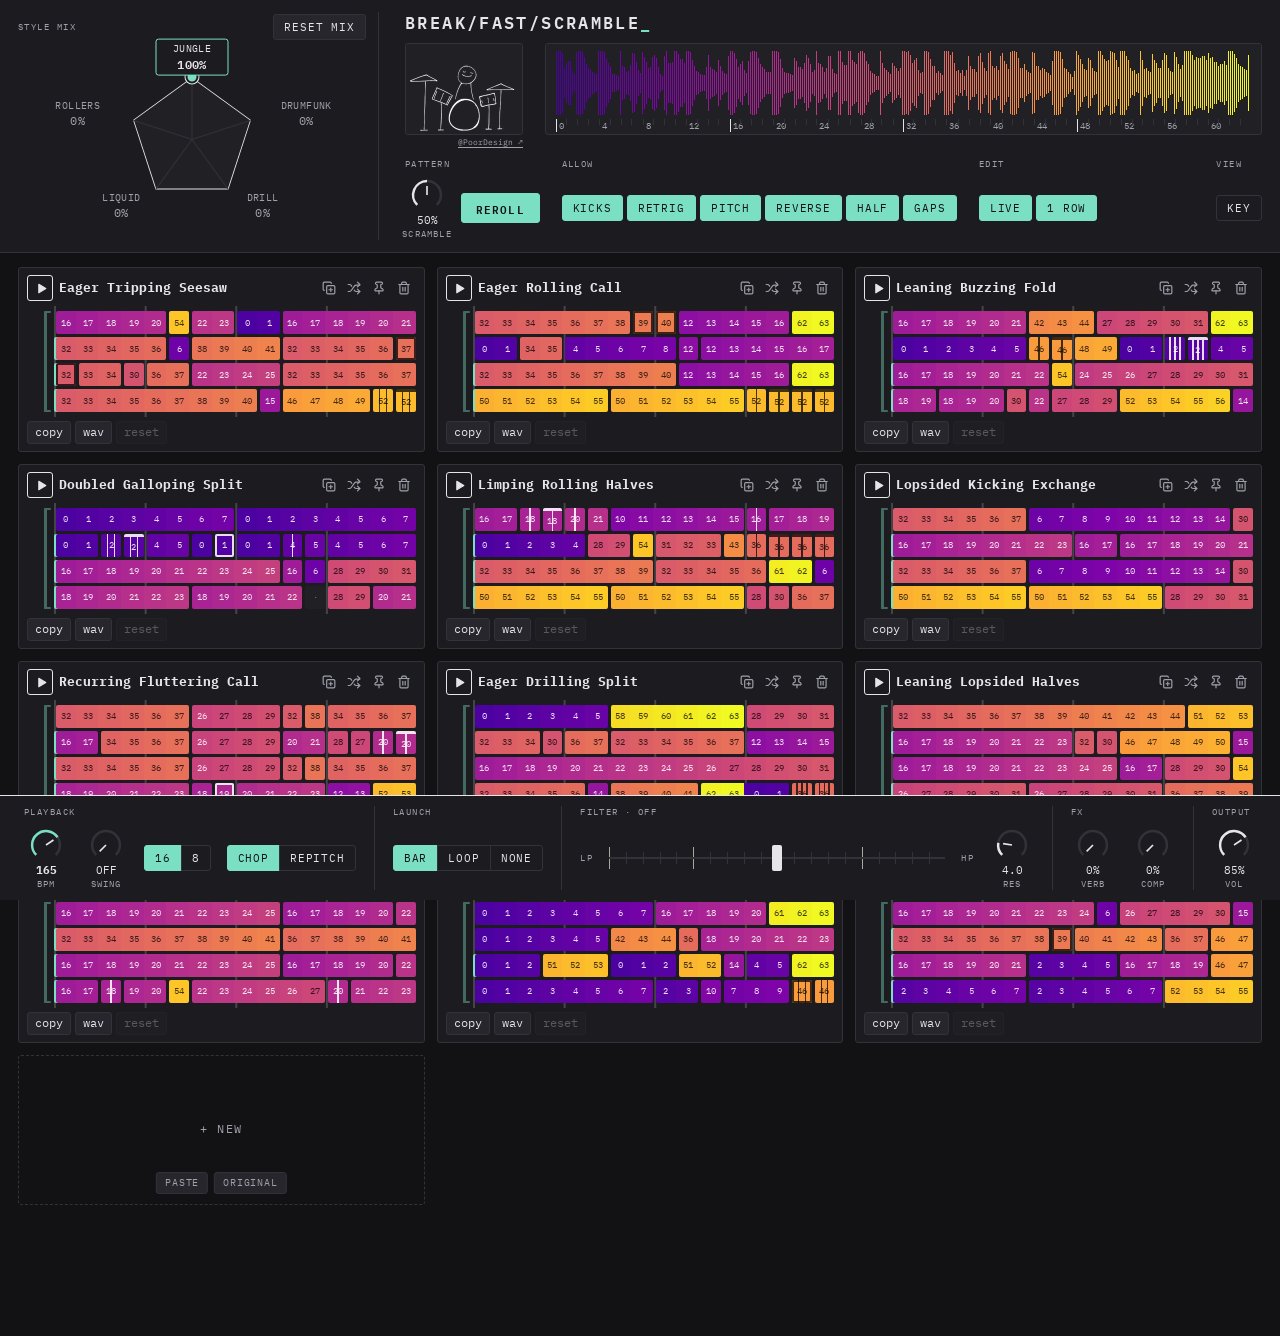
<file: index.html>
<!DOCTYPE html>
<html lang="en">
<head>
<meta charset="utf-8">
<title>BREAK/FAST/SCRAMBLE</title>
<link rel="preconnect" href="https://fonts.googleapis.com">
<link rel="preconnect" href="https://fonts.gstatic.com" crossorigin>
<link rel="stylesheet" href="https://fonts.googleapis.com/css2?family=IBM+Plex+Mono:wght@400;500;600&display=swap">
<link rel="stylesheet" href="css/styles.css">
</head>
<body>
<header class="generation-deck">
  <div id="ideas"></div>
  <div class="generation-controls">
    <h1>BREAK/FAST/SCRAMBLE<span class="h1-cur">_</span></h1>
    <figure class="drummer-panel">
      <canvas id="drummer" role="img" aria-label="Drummer: plays along with the pattern"></canvas>
      <figcaption><a href="https://www.youtube.com/shorts/ekpSB0B-AKo" target="_blank" rel="noopener" title="breakcore in a nutshell" aria-label="Watch breakcore in a nutshell by @PoorDesign on YouTube">@PoorDesign ↗</a></figcaption>
    </figure>
    <div id="wave" role="img" aria-label="Source break waveform showing the current playback position"><canvas></canvas><span class="wave-head" hidden></span></div>
    <div class="generation-mod"><span class="cap">PATTERN</span><div class="row">
      <div class="knob" data-k="scramble" data-min="0" data-max="1" data-step="0.01" data-def="0.5" data-label="SCRAMBLE"></div>
      <button id="gen" data-tip="REROLL — replace the current batch using the same settings. Pinned patterns and the playing pattern stay in place.">REROLL</button>
    </div></div>
    <div class="generation-mod"><span class="cap">ALLOW</span><div class="row"><div class="togs">
      <button class="tog" data-k="kicks" data-tip="KICKS — turn off to swap kick slices for cymbals and generate top loops.">KICKS</button><button class="tog" data-k="retrig" data-tip="RETRIG — stutter rolls: a slice retriggered inside one 16th, usually a snare at a phrase end. ×2 = 32nds, ×3 = 16th triplets, ×4 = 64ths. Shown as a cell split into that many parts.">RETRIG</button><button class="tog" data-k="pitch" data-tip="PITCH — rolls that ramp up in pitch, and half-time drags pitched down.">PITCH</button><button class="tog" data-k="rev" data-tip="REVERSE — the odd slice played backwards, usually just before a downbeat.">REVERSE</button><button class="tog" data-k="half" data-tip="HALF — half-speed drag: a segment of the break plays at half speed, so it lasts twice as long and drops an octave, like a slowing record. Lands at the end of a bar. With REVERSE also on, about 1 in 3 plays backwards: a rewind swell into the next downbeat.">HALF</button><button class="tog" data-k="gap" data-tip="GAPS — drops an occasional off-beat slice to silence.">GAPS</button>
    </div></div></div>
    <div class="generation-mod"><span class="cap">EDIT</span><div class="row"><div class="togs">
      <button class="tog" data-k="live" data-tip="LIVE — while you drag a selection, the cards already show (and play) the swap or clone at the spot you're over. Move away and they go back; let go to keep it.">LIVE</button>
      <button class="tog" data-k="oneRow" data-tip="1 ROW — selections stay inside a single bar: a marquee only picks steps in the row it started on, and ⇧-click extends sideways only.">1 ROW</button>
    </div></div></div>
    <div class="generation-mod view-mod"><span class="cap">VIEW</span><div class="row">
      <button class="tog" data-k="keyShow" data-tip="KEY — see the full source pattern, play the original sample, and look up grid markings and editing shortcuts.">KEY</button>
    </div></div>
  </div>
</header>
<div id="srcmap"></div>
<main id="cards"></main>
<div id="newtile">
  <button class="nt-go" title="a new pattern from the generator (current STYLES and settings)">+ NEW</button>
  <div class="nt-small"><button class="nt-paste" title="paste a pattern instead">PASTE</button><button class="nt-orig" title="bring back ORIGINAL: the break as it is, read-only, to listen to and drag steps from">ORIGINAL</button></div>
  <form class="nt-form"><input class="nt-in" spellcheck="false" autocomplete="off" placeholder="paste a pattern"><div class="nt-btns"><button type="submit" class="pri">LOAD</button><button type="button" class="nt-x">CANCEL</button></div><p>one token per 16th, <code>|</code> between bars · <code>12r</code> reversed · <code>12x3</code> roll · <code>12+5</code> pitch · <code>.</code> rest</p></form>
</div>
<div id="selbar" role="group" aria-label="Selected steps">
  <div class="sb-section sb-slice" role="group" aria-labelledby="sb-slice-label">
    <span id="sb-slice-label" class="sb-label">Slice</span>
    <div class="sb-grp">
      <button type="button" class="sb-vt" aria-expanded="false" aria-controls="sb-values" title="Show or edit the slice values of the selection">EDIT ▸</button>
      <input id="sb-values" class="sb-in" aria-label="Slice numbers" spellcheck="false" autocomplete="off" title="Enter a slice number to start a run, or one number per selected step. Esc cancels.">
    </div>
  </div>
  <div class="sb-section" role="group" aria-labelledby="sb-pitch-label">
    <span id="sb-pitch-label" class="sb-label">Pitch</span>
    <div class="sb-grp">
      <button type="button" data-op="pdn" title="Pitch down a semitone (⇧ = octave)" aria-label="Lower pitch">−</button>
      <span class="sb-p">0 st</span>
      <button type="button" data-op="pup" title="Pitch up a semitone (⇧ = octave)" aria-label="Raise pitch">+</button>
    </div>
  </div>
  <div class="sb-section" role="group" aria-labelledby="sb-playback-label">
    <span id="sb-playback-label" class="sb-label">Playback</span>
    <div class="sb-grp">
      <button type="button" data-op="rev" title="Reverse selected audio" aria-label="Reverse">REV</button>
      <button type="button" data-op="half" title="Play at half speed. One slice takes two steps in its bar and replaces the neighboring step. Press again for normal speed." aria-label="Half speed">HALF</button>
    </div>
  </div>
  <div class="sb-section">
    <label for="sb-repeat" class="sb-label">Retrig</label>
    <select id="sb-repeat" title="Retrigger count per step">
      <option value="" disabled hidden>—</option>
      <option value="mixed" disabled hidden>MIX</option>
      <option value="1" aria-label="One hit">×1</option>
      <option value="2" aria-label="Two hits, thirty-second notes">×2</option>
      <option value="3" aria-label="Three hits, triplets">×3</option>
      <option value="4" aria-label="Four hits, sixty-fourth notes">×4</option>
    </select>
  </div>
  <div class="sb-section" role="group" aria-labelledby="sb-actions-label">
    <span id="sb-actions-label" class="sb-label">Actions</span>
    <div class="sb-grp">
      <button type="button" data-op="regen" title="Regenerate the selection and fit the steps around it (⌘Z undoes)">REROLL</button>
      <button type="button" data-op="tops" title="Swap kicks in the selection for cymbal slices. Shift-click for the whole pattern. ⌘Z undoes.">TOPS</button>
      <button type="button" data-op="del" title="Clear to rests (Delete)" aria-label="Clear to rests">CLR</button>
    </div>
  </div>
</div>
<div id="dock">
<div id="dj">
  <div class="mod"><span class="cap">PLAYBACK</span><div class="row">
    <div class="knob hero" data-k="out" data-min="80" data-max="200" data-step="0.5" data-def="165" data-label="BPM"></div>
    <div class="knob" data-k="swing" data-min="50" data-max="75" data-step="1" data-def="50" data-label="SWING"></div>
    <div class="seg" data-k="swU" data-tip="SWING ON — 16: every off-beat 16th is late (hats and ghost notes shuffle; jungle and garage feel). 8: the off-beat 8th is late, and the two 16ths inside each 8th stretch or squeeze to fit (a bigger, hip-hop or boogie lope)."><button data-v="16">16</button><button data-v="8">8</button></div>
    <div class="seg" data-k="mode"><button data-v="chop" data-tip="CHOP — slices keep their pitch. At slower tempos they can end before the next step.">CHOP</button><button data-v="repitch" data-tip="REPITCH — the whole break is sped up like a sampler (165/140 ≈ +2.8 semitones). Nothing is cut; everything gets brighter and tighter.">REPITCH</button></div>
  </div></div>
  <div class="mod"><span class="cap">LAUNCH</span><div class="row">
    <div class="seg" data-k="q" data-tip="LAUNCH QUANTISE — when you press play on another pattern (or bar) while one is playing. BAR: switch at the next bar line. LOOP: let the current loop region finish first. NONE: switch instantly."><button data-v="bar">BAR</button><button data-v="loop">LOOP</button><button data-v="none">NONE</button></div>
  </div></div>
  <div class="mod fmod"><span class="cap">FILTER · <span id="fval">OFF</span></span><div class="row">
    <span class="cap">LP</span><div id="fader" data-tip="DJ filter — drag left for low-pass, right for high-pass, centre is off. Double-click to reset. WAV exports include the filter, comp and verb."><div id="ftrack"><div id="ffill"></div><div id="fcap"></div></div></div><span class="cap">HP</span>
    <div class="knob" data-k="res" data-min="0.5" data-max="18" data-step="0.1" data-def="4" data-label="RES"></div>
  </div></div>
  <div class="mod"><span class="cap">FX</span><div class="row">
    <div class="knob" data-k="verb" data-min="0" data-max="1" data-step="0.01" data-def="0" data-label="VERB"></div>
    <div class="knob" data-k="comp" data-min="0" data-max="1" data-step="0.01" data-def="0" data-label="COMP"></div>
  </div></div>
  <div class="mod"><span class="cap">OUTPUT</span><div class="row">
    <div class="knob" data-k="vol" data-min="0" data-max="1.2" data-step="0.01" data-def="0.85" data-label="VOL"></div>
  </div></div>
</div>
</div>
<div id="tip"></div>
<script src="amen-data.js"></script>
<script src="js/core.js?v=clip"></script>
<script src="js/analysis.js?v=kicks"></script>
<script src="js/pattern.js"></script>
<script src="js/generator.js?v=scramble-drag"></script>
<script src="js/ideas.js"></script>
<script src="js/playback.js?v=clip"></script>
<script src="js/wave.js"></script>
<script src="js/drummer.js?v=steady-kick"></script>
<script src="js/namer.js"></script>
<script src="js/cards.js?v=bake"></script>
<script src="js/editing.js?v=tops"></script>
<script src="js/controls.js?v=bake"></script>
<script src="js/main.js?v=flourish"></script>
</body>
</html>
</file>
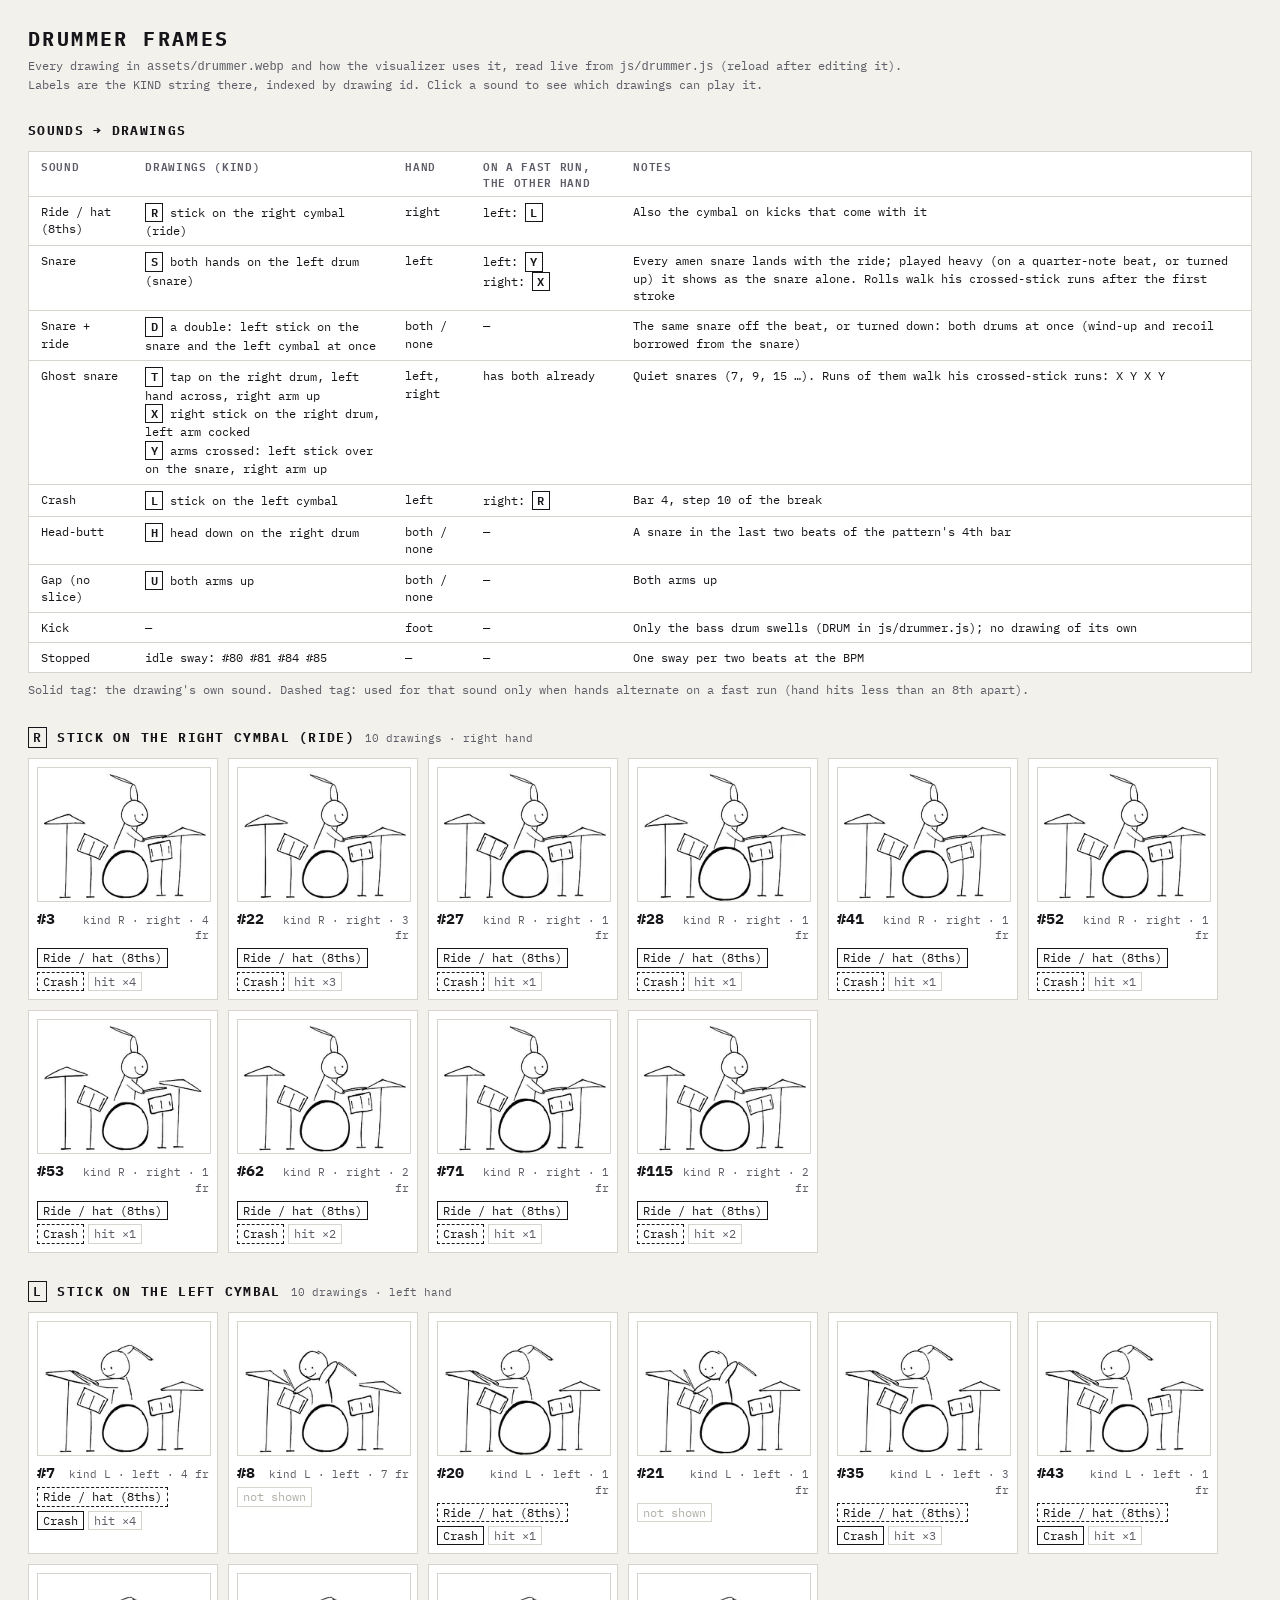
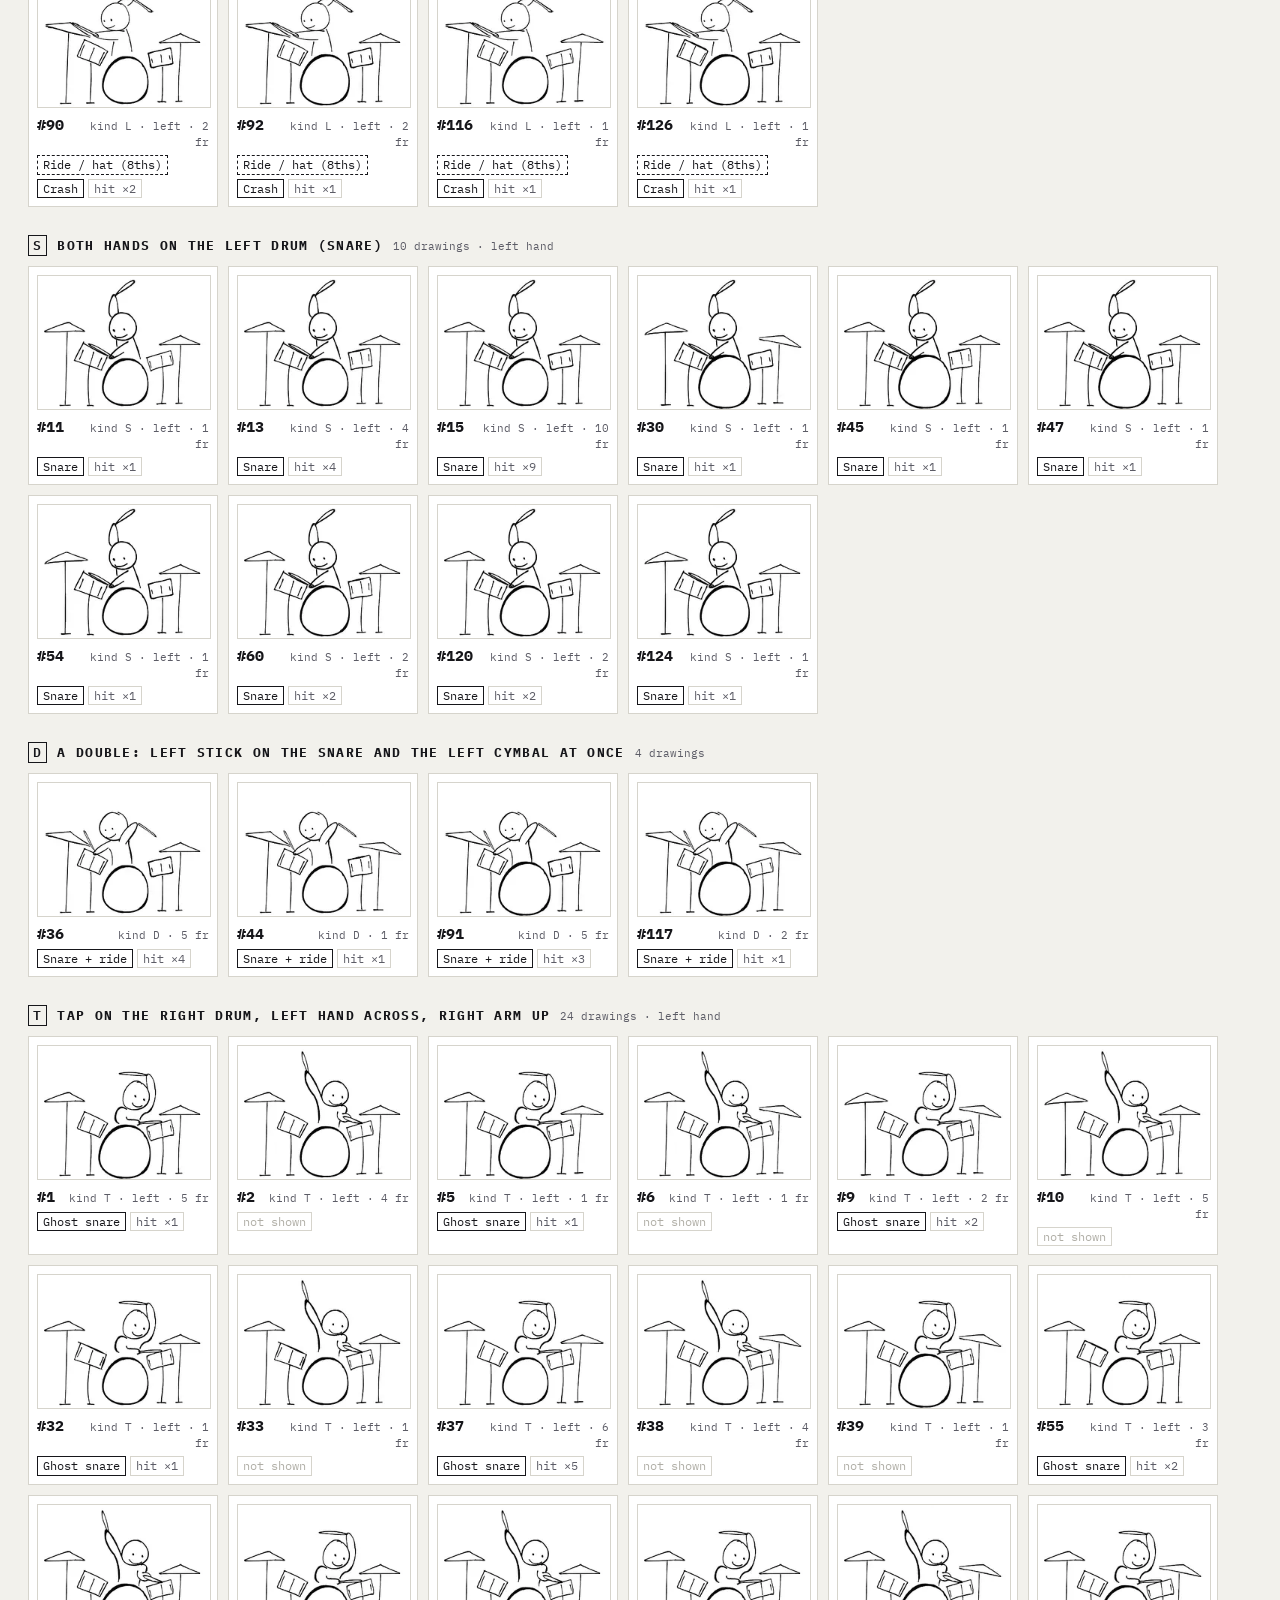
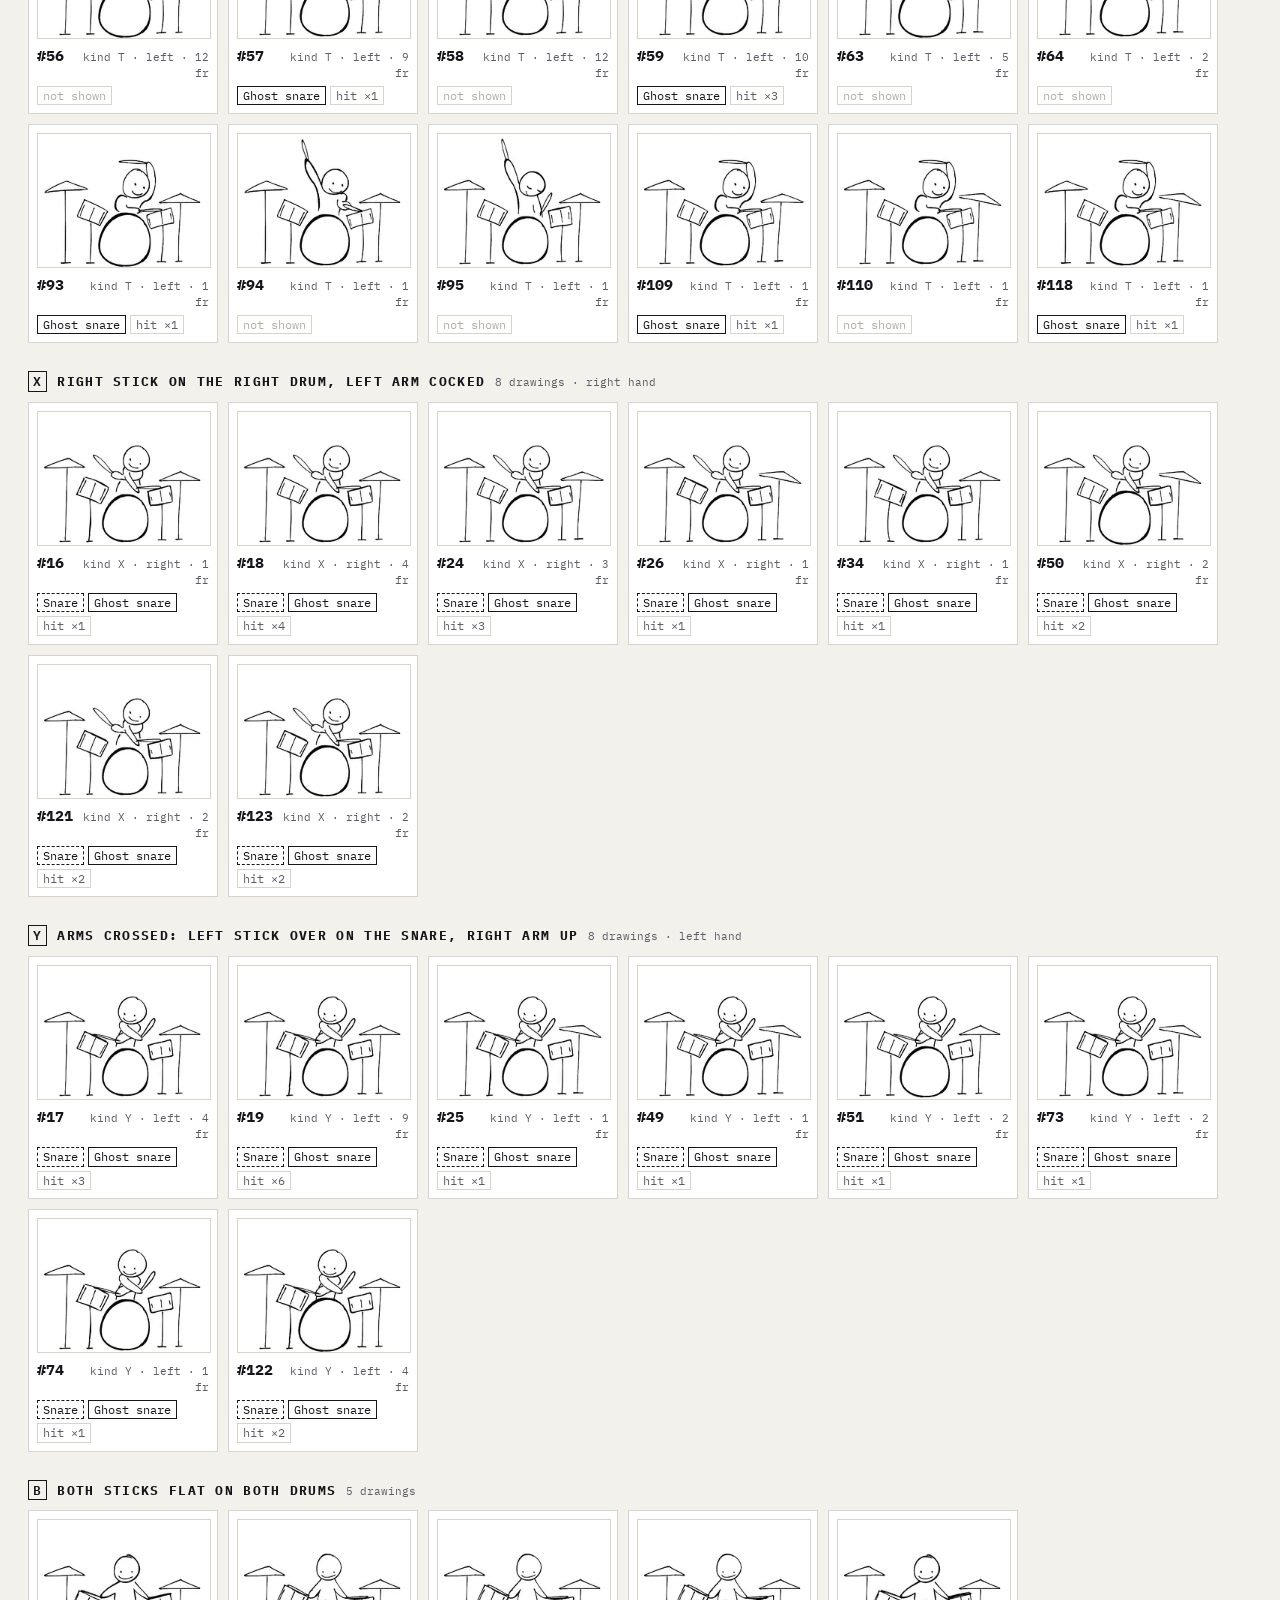
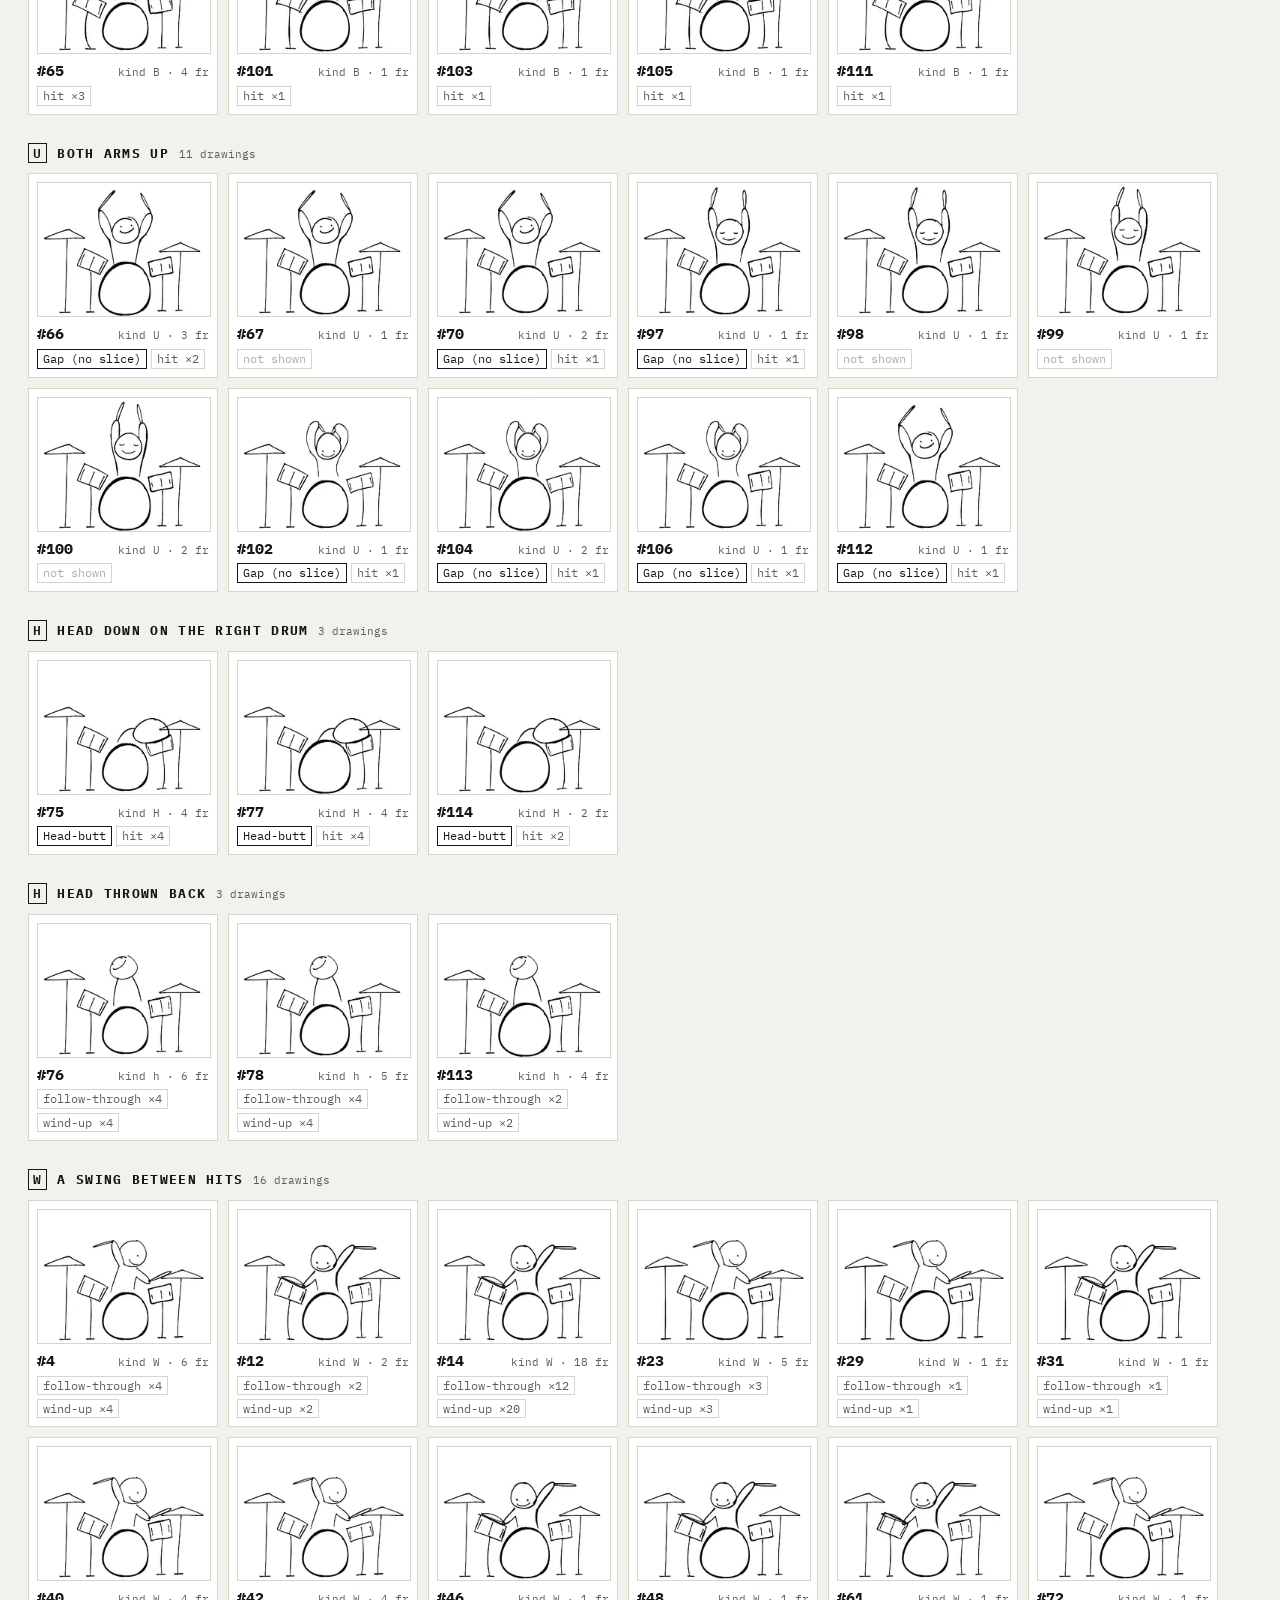
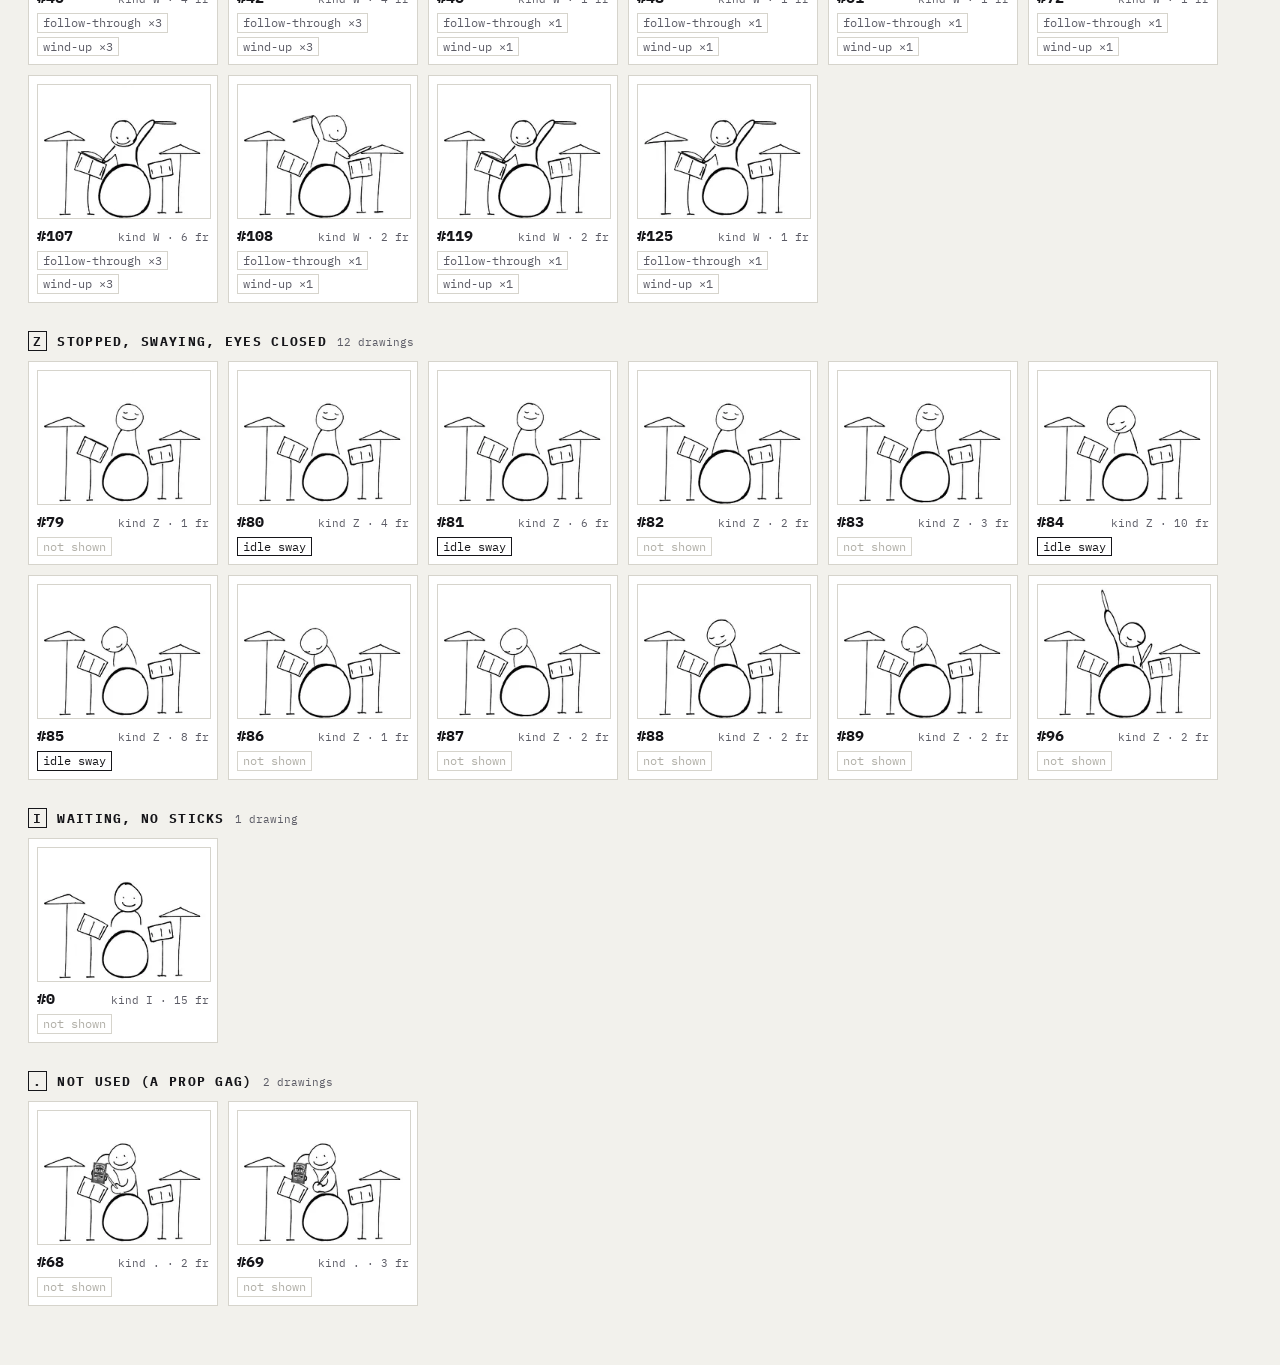
<file: tools/drummer/frames.html>
<!DOCTYPE html>
<html lang="en">
<head>
<meta charset="utf-8">
<title>Drummer frames</title>
<link rel="preconnect" href="https://fonts.googleapis.com">
<link href="https://fonts.googleapis.com/css2?family=IBM+Plex+Mono:wght@400;600&display=swap" rel="stylesheet">
<style>
  :root { --bg: #f2f1ec; --panel: #fff; --line: #d6d4cc; --fg: #16161a; --dim: #5c5c66; --acc: #e8590c; --sel: #2f6feb; }
  * { box-sizing: border-box; }
  body { margin: 0; padding: 24px 28px 60px; background: var(--bg); color: var(--fg); font: 12px/1.45 'IBM Plex Mono', ui-monospace, monospace; }
  h1 { font-size: 20px; letter-spacing: .12em; margin: 0 0 4px; }
  .sub { color: var(--dim); margin: 0 0 20px; max-width: 900px; }
  h2 { font-size: 13px; letter-spacing: .1em; text-transform: uppercase; margin: 28px 0 10px; display: flex; gap: 10px; align-items: baseline; }
  h2 small { font-weight: 400; color: var(--dim); text-transform: none; letter-spacing: 0; }
  table { border-collapse: collapse; background: var(--panel); border: 1px solid var(--line); }
  th, td { text-align: left; padding: 6px 12px; border-bottom: 1px solid var(--line); vertical-align: top; }
  th { font-weight: 600; color: var(--dim); font-size: 11px; letter-spacing: .06em; text-transform: uppercase; }
  tr.sound { cursor: pointer; }
  tr.sound:hover td { background: #faf9f5; }
  tr.sound.on td { background: #fff3ec; }
  .k { display: inline-block; min-width: 18px; padding: 0 4px; border: 1px solid var(--fg); text-align: center; font-weight: 600; }
  .grid { display: flex; flex-wrap: wrap; gap: 10px; }
  .cell { width: 190px; background: var(--panel); border: 1px solid var(--line); padding: 8px; transition: opacity .15s; }
  .cell.dim { opacity: .18; }
  .cell.hit { outline: 2px solid var(--acc); outline-offset: -1px; }
  .img { width: 174px; height: 135px; background-repeat: no-repeat; background-color: #fff; border: 1px solid var(--line); }
  .id { display: flex; justify-content: space-between; align-items: baseline; margin-top: 6px; }
  .id { gap: 8px; }
  .id b { font-size: 15px; }
  .id span { font-size: 11px; color: var(--dim); text-align: right; }
  .tags { margin-top: 4px; display: flex; flex-wrap: wrap; gap: 4px; }
  .tag { border: 1px solid var(--line); padding: 0 5px; color: var(--dim); white-space: nowrap; }
  .tag.play { border-color: var(--fg); color: var(--fg); }
  .tag.alt { border-style: dashed; border-color: var(--fg); color: var(--fg); }
  .tag.none { color: #b0aea6; }
  .err { color: var(--acc); font-weight: 600; }
  .legend { color: var(--dim); margin-top: 8px; }
</style>
</head>
<body>
<h1>DRUMMER FRAMES</h1>
<p class="sub">Every drawing in <code>assets/drummer.webp</code> and how the visualizer uses it, read live from
<code>js/drummer.js</code> (reload after editing it). Labels are the KIND string there, indexed by drawing id. Click a sound to
see which drawings can play it.</p>

<h2>Sounds → drawings</h2>
<table id="sounds"><thead><tr><th>Sound</th><th>Drawings (kind)</th><th>Hand</th><th>On a fast run, the other hand</th><th>Notes</th></tr></thead><tbody></tbody></table>
<p class="legend">Solid tag: the drawing's own sound. Dashed tag: used for that sound only when hands alternate on a fast run (hand hits less than an 8th apart).</p>

<div id="kinds"></div>

<script>
(async () => {
  const KINDS = {
    R: 'stick on the right cymbal (ride)', L: 'stick on the left cymbal', S: 'both hands on the left drum (snare)',
    T: 'tap on the right drum, left hand across, right arm up', X: 'right stick on the right drum, left arm cocked',
    Y: 'arms crossed: left stick over on the snare, right arm up',
    B: 'both sticks flat on both drums', U: 'both arms up', H: 'head down on the right drum', h: 'head thrown back',
    D: 'a double: left stick on the snare and the left cymbal at once', W: 'a swing between hits', Z: 'stopped, swaying, eyes closed', I: 'waiting, no sticks', '.': 'not used (a prop gag)',
  };
  const ORDER = 'RLSDTXYBUHhWZI.';
  const SOUNDS = [
    ['h', 'Ride / hat (8ths)', 'Also the cymbal on kicks that come with it'],
    ['S', 'Snare', 'Every amen snare lands with the ride; played heavy (on a quarter-note beat, or turned up) it shows as the snare alone. Rolls walk his crossed-stick runs after the first stroke'],
    ['SR', 'Snare + ride', 'The same snare off the beat, or turned down: both drums at once (wind-up and recoil borrowed from the snare)'],
    ['g', 'Ghost snare', 'Quiet snares (7, 9, 15 …). Runs of them walk his crossed-stick runs: X Y X Y'],
    ['crash', 'Crash', 'Bar 4, step 10 of the break'],
    ['head', 'Head-butt', 'A snare in the last two beats of the pattern\'s 4th bar'],
    ['up', 'Gap (no slice)', 'Both arms up'],
  ];
  const HANDNAME = { l: 'left', r: 'right' };
  const kindsEl = document.getElementById('kinds');
  try {
    const src = await (await fetch('../../js/drummer.js', { cache: 'no-store' })).text();
    const cut = (from, to) => {
      const a = src.indexOf(from), b = src.indexOf(to, a);
      if (a < 0 || b < 0) throw new Error('could not find ' + from + ' … ' + to + ' in js/drummer.js');
      return src.slice(a, b);
    };
    const data = cut('const F0', 'const img = new Image') + cut('const WANT', 'function plan');
    const D = new Function(data + '; return { F0, SEQ, KIND, EV, LEAD, SWAY, WANT, HAND, SIDE, cellAt };')();
    const { SEQ, KIND, EV, LEAD, SWAY, WANT, HAND, SIDE, cellAt } = D;
    const N = KIND.length;
    const kindOf = c => (c < KIND.length ? KIND[c] : '+');

    // what each drawing is used for
    const use = Array.from({ length: N }, () => ({ hits: 0, follow: 0, lead: 0, frames: 0 }));
    SEQ.forEach(c => use[c].frames++);
    for (const e of EV) {
      use[cellAt(e.f)].hits++;
      const seen = new Set();
      for (let f = e.f + 1; f < e.end; f++) { const c = cellAt(f); if (c !== cellAt(e.f) && !seen.has(c)) { seen.add(c); use[c].follow++; } }
    }
    LEAD.forEach(L => new Set(L.cells).forEach(c => use[c].lead++));
    const sway = new Set(SWAY);

    // sounds a drawing can play: its own (WANT), or the other hand's on a fast run (SIDE)
    const plays = c => {
      if (!use[c].hits) return [];
      const k = kindOf(c), out = [];
      for (const [role, name] of SOUNDS) {
        if ((WANT[role] || '').includes(k)) out.push({ role, name, alt: false });
        else if (SIDE[role] && Object.values(SIDE[role]).join('').includes(k)) out.push({ role, name, alt: true });
      }
      return out;
    };

    // sounds table
    const tb = document.querySelector('#sounds tbody');
    for (const [role, name, note] of SOUNDS) {
      const own = WANT[role] || '', side = SIDE[role];
      const hand = [...own].map(k => HANDNAME[HAND[k]] || 'both / none').filter((v, i, a) => a.indexOf(v) === i).join(', ');
      const alt = side
        ? Object.entries(side)
            .map(([h, ks]) => [h, [...ks].filter(k => !own.includes(k))])
            .filter(([h, ks]) => ks.length)
            .map(([h, ks]) => `${HANDNAME[h]}: ${ks.map(k => `<span class="k">${k}</span>`).join(' ')}`)
            .join('<br>') || 'has both already'
        : '—';
      const tr = document.createElement('tr');
      tr.className = 'sound'; tr.dataset.role = role;
      tr.innerHTML = `<td>${name}</td><td>${[...own].map(k => `<span class="k">${k}</span> ${KINDS[k]}`).join('<br>')}</td><td>${hand}</td><td>${alt}</td><td>${note}</td>`;
      tb.appendChild(tr);
    }
    const extra = [
      ['Kick', '—', 'foot', 'Only the bass drum swells (DRUM in js/drummer.js); no drawing of its own'],
      ['Stopped', 'idle sway: ' + [...sway].map(c => '#' + c).join(' '), '—', 'One sway per two beats at the BPM'],
    ];
    for (const [a, b, c, d] of extra) {
      const tr = document.createElement('tr');
      tr.innerHTML = `<td>${a}</td><td>${b}</td><td>${c}</td><td>—</td><td>${d}</td>`;
      tb.appendChild(tr);
    }

    // drawings, grouped by kind
    const cellsByKind = {};
    for (let c = 0; c < N; c++) (cellsByKind[kindOf(c)] ??= []).push(c);
    const els = [];
    for (const k of ORDER) {
      const list = cellsByKind[k];
      if (!list) continue;
      const h2 = document.createElement('h2');
      h2.innerHTML = `<span class="k">${k}</span> ${KINDS[k] || ''} <small>${list.length} drawing${list.length > 1 ? 's' : ''}${HAND[k] ? ' · ' + HANDNAME[HAND[k]] + ' hand' : ''}</small>`;
      kindsEl.appendChild(h2);
      const grid = document.createElement('div');
      grid.className = 'grid';
      for (const c of list) {
        const u = use[c], p = plays(c), el = document.createElement('div');
        el.className = 'cell';
        el.dataset.roles = p.map(x => x.role).join(' ');
        const S = 174 / 232;
        const tags = [];
        p.forEach(x => tags.push(`<span class="tag ${x.alt ? 'alt' : 'play'}">${x.name}</span>`));
        if (u.hits) tags.push(`<span class="tag">hit ×${u.hits}</span>`);
        if (u.follow) tags.push(`<span class="tag">follow-through ×${u.follow}</span>`);
        if (u.lead) tags.push(`<span class="tag">wind-up ×${u.lead}</span>`);
        if (sway.has(c)) tags.push('<span class="tag play">idle sway</span>');
        if (!tags.length) tags.push('<span class="tag none">not shown</span>');
        el.innerHTML = `<div class="img" style="background-image:url(../../assets/drummer.webp);background-size:${3712 * S}px ${1440 * S}px;background-position:-${(c % 16) * 232 * S}px -${Math.floor(c / 16) * 180 * S}px"></div>
          <div class="id"><b>#${c}</b><span>kind ${k}${HAND[k] ? ' · ' + HANDNAME[HAND[k]] : ''}${u.frames ? ' · ' + u.frames + ' fr' : ''}</span></div>
          <div class="tags">${tags.join('')}</div>`;
        grid.appendChild(el);
        els.push(el);
      }
      kindsEl.appendChild(grid);
    }

    // click a sound: dim every drawing that can't play it
    let on = null;
    document.querySelectorAll('tr.sound').forEach(tr => tr.addEventListener('click', () => {
      on = on === tr.dataset.role ? null : tr.dataset.role;
      document.querySelectorAll('tr.sound').forEach(t => t.classList.toggle('on', t.dataset.role === on));
      els.forEach(el => {
        const r = el.dataset.roles.split(' ');
        el.classList.toggle('dim', !!on && !r.includes(on));
        el.classList.toggle('hit', !!on && r.includes(on));
      });
    }));
  } catch (e) {
    kindsEl.innerHTML = `<p class="err">Couldn't read the drummer's data: ${e.message}</p>`;
    console.error(e);
  }
})();
</script>
</body>
</html>
</file>
<file: css/styles.css>
:root {
  color-scheme: dark;
  --bg: #121214;
  --panel: #1c1c20;
  --paper: #202025;
  --line: #32323a;
  --fg: #e6e6ea;
  --dim: #a0a0ac;
  --faint: #81818e;
  --control: #26262c;
  --edge: #53535f;
  --acc: #7be0c3; /* playing, now, cut, loop region */
  --on: var(--acc);
  --on-fg: #121214;
  --sel: var(--acc);
  --mark: var(--fg);
}
* {
  box-sizing: border-box;
}
body {
  margin: 0;
  background: var(--bg);
  color: var(--fg);
  font:
    13px/1.4 'IBM Plex Mono',
    ui-monospace,
    SFMono-Regular,
    Menlo,
    monospace;
}
label {
  color: var(--dim);
  display: flex;
  gap: 6px;
  align-items: center;
}
input[type='number'] {
  width: 56px;
}
input,
select,
button,
textarea {
  background: var(--control);
  color: var(--fg);
  border: 1px solid var(--line);
  border-radius: 3px;
  font: inherit;
  padding: 4px 7px;
}
button {
  cursor: pointer;
}
button:hover {
  border-color: var(--fg);
}
button.pri {
  background: var(--acc);
  color: #111;
  border-color: var(--acc);
  font-weight: 600;
}
#srcmap {
  display: grid;
  grid-template-columns: auto minmax(0, 1fr);
  align-items: start;
  gap: 10px 18px;
  padding: 10px 18px;
  border-bottom: 1px solid var(--line);
}
#srcmap .source-card {
  width: max-content;
  padding: 0;
  border: 0;
  background: transparent;
}
#srcmap .source-card .top {
  margin-bottom: 3px;
}
@media (max-width: 650px) {
  #srcmap {
    grid-template-columns: minmax(0, 1fr);
  }
}
#srcmap .source-card .gwrap,
#srcmap .source-card .grid,
#srcmap .source-card .grid .row {
  cursor: default;
}
/* one fixed grid everywhere: 15px cells, 3px gutters; joins bridge the gutter instead of closing it, so columns always line up */
.card .grid .row {
  display: flex;
  gap: 3px;
  margin-bottom: 3px;
}
.cell.join {
  border-top-left-radius: 0;
  border-bottom-left-radius: 0;
}
.cell.joinR {
  border-top-right-radius: 0;
  border-bottom-right-radius: 0;
}
.cell.join::before {
  content: '';
  position: absolute;
  left: -3px;
  top: 0;
  bottom: 0;
  width: 3px;
  background-color: inherit;
}
.cell {
  width: 15px;
  height: 18px;
  border-radius: 2px;
  background-color: var(--step-fill, transparent);
  font-size: 8px;
  display: flex;
  align-items: center;
  justify-content: center;
  color: var(--fg);
  position: relative;
  flex: none;
}
.card .cell {
  width: var(--cw, 15px);
  height: var(--ch, 18px);
}
.card .cell,
.ghost .cell {
  font-size: var(--cf, 8px);
}
.card .rp {
  height: var(--ch, 18px);
}
.cell.rest {
  --step-fill: var(--paper);
  color: var(--faint);
}
.cell.rev:not(.hs) {
  box-shadow: inset 0 0 0 2px var(--mark);
}
.reverse-run {
  position: absolute;
  inset: 0;
  border: 2px solid var(--mark);
  border-radius: inherit;
  pointer-events: none;
}
.cell.rev-join .reverse-run {
  left: -3px;
  border-left: 0;
}
.cell.rev-joinR .reverse-run {
  border-right: 0;
}
.cell.lifted .reverse-run {
  display: none;
}
.cell.rt {
  background-repeat: no-repeat;
}
.cell.nt {
  --step-fill: #9a978d;
  --mark: #fff;
  color: #fff;
}
/* every step is coloured by where it sits in the source (dark blue at the start of the break to yellow at the end);
   its text and markings take the contrasting ink */
.cell[style*='--pc'] {
  --step-fill: var(--pc);
  --mark: var(--pt, #16161a);
  color: var(--pt, #000b);
}
/* half speed: each source slice spans two steps, so its number is centred across the pair */
.cell .hn {
  position: absolute;
  left: 0;
  top: 0;
  bottom: 0;
  width: 100%;
  display: flex;
  align-items: center;
  justify-content: center;
  z-index: 2;
  pointer-events: none;
}
.cell .hn.pair {
  width: calc(200% + 3px);
}
/* Keep a centered label above the second cell, even when both cells are selected. */
.cell:has(> .hn.pair) {
  z-index: 4;
}
.cell.pu {
  border-top: 3px solid var(--mark);
}
.cell.pd {
  border-bottom: 3px solid var(--mark);
}
/* the playhead: an orange ring with a 1px gap, so it reads on every fill, orange snares included */
.cell.now {
  outline: 2px solid var(--acc);
  outline-offset: 1px;
}
@keyframes beatPulse {
  0% {
    transform: scale(1.22);
    filter: brightness(1.35);
  }
  100% {
    transform: none;
    filter: none;
  }
}
@keyframes barPulse {
  0% {
    transform: scale(1.32);
    filter: brightness(1.6);
  }
  100% {
    transform: none;
    filter: none;
  }
}
.cell.pulse {
  animation: beatPulse 0.22s ease-out;
  z-index: 1;
}
.cell.pulseBar {
  animation: barPulse 0.3s ease-out;
  z-index: 1;
}
/* Compact legend columns. */
.key {
  display: flex;
  flex-wrap: wrap;
  align-items: flex-start;
  row-gap: 8px;
}
.kg {
  display: flex;
  flex-direction: column;
  gap: 5px;
  padding: 0 16px;
  border-left: 1px solid var(--line);
}
.kg:first-child {
  padding-left: 0;
  border-left: 0;
}
.kr {
  display: grid;
  grid-auto-flow: column;
  grid-template-rows: repeat(4, 18px);
  column-gap: 14px;
  row-gap: 3px;
}
.ki {
  display: flex;
  align-items: center;
  gap: 7px;
  font-size: 10px;
  color: var(--dim);
  white-space: nowrap;
}
.kx {
  display: flex;
  align-items: center;
  gap: 3px;
  min-width: 15px;
}
.kx .cell {
  cursor: default;
}
.ki.khit,
.ki.khit .cell,
#srcmap .source-card .grid .cell {
  cursor: pointer;
}
.ki.khit:hover span {
  color: var(--fg);
}
main {
  display: grid;
  grid-template-columns: repeat(auto-fill, minmax(350px, 1fr));
  gap: 12px;
  padding: 14px 18px;
}
.card {
  background: var(--panel);
  border: 1px solid var(--line);
  border-radius: 3px;
  padding: 7px 8px;
}
#cards > .card {
  user-select: none;
  -webkit-user-select: none;
}
.card.playing {
  border-color: var(--acc);
}
/* one continuous pointer area across buttons, rows and the gaps between them (no cursor flicker crossing gutters) */
.gwrap {
  display: flex;
  gap: 0;
  cursor: pointer;
  position: relative;
}
.ghost {
  position: fixed;
  left: 0;
  top: 0;
  z-index: 50;
  pointer-events: none;
  will-change: transform;
  filter: drop-shadow(0 8px 14px #0008) drop-shadow(0 2px 3px #0006);
}
/* Overlap both edges of the gutter so fractional drag transforms can't expose a seam. */
.ghost .cell.join::before {
  left: -4px;
  width: 5px;
}
.ghost.cloning::after {
  content: '+';
  position: absolute;
  right: -7px;
  top: -8px;
  width: 14px;
  height: 14px;
  border-radius: 7px;
  background: var(--sel);
  color: var(--on-fg);
  font:
    700 11px/14px ui-monospace,
    monospace;
  text-align: center;
}
.ghost.flying {
  z-index: 49;
  filter: drop-shadow(0 4px 8px #0008);
}
.cell.lifted {
  background-color: var(--paper) !important;
  background-image: none !important;
  color: transparent !important;
  box-shadow: inset 0 0 0 1px var(--line) !important;
}
.cell.lifted::before {
  display: none;
}
@keyframes landed {
  0% {
    transform: scale(1.12);
    filter: brightness(1.4);
  }
  100% {
    transform: none;
    filter: none;
  }
}
.cell.landed {
  animation: landed 0.22s ease-out;
}
/* Playback controls stay docked while the slice editor follows the selection. */
#dock {
  position: fixed;
  left: 0;
  right: 0;
  bottom: 0;
  z-index: 40;
}
#selbar {
  position: fixed;
  z-index: 45;
  display: none;
  width: max-content;
  max-width: calc(100vw - 16px);
  flex-wrap: wrap;
  gap: 6px 0;
  padding: 4px 2px;
  background: var(--control);
  border: 1px solid var(--edge);
  border-radius: 7px;
  box-shadow: 0 8px 24px #000a;
}
#selbar.show {
  display: flex;
}
#selbar.offscreen {
  visibility: hidden;
}
@media (prefers-reduced-motion: no-preference) {
  #selbar.show:not(.offscreen) {
    transform-origin: var(--ax, 50%) bottom;
    animation: sbAppear 140ms cubic-bezier(0.2, 0.8, 0.2, 1);
  }
  #selbar.show.below {
    --sb-enter-y: -5px;
    transform-origin: var(--ax, 50%) top;
  }
}
@keyframes sbAppear {
  from {
    opacity: 0;
    transform: translateY(var(--sb-enter-y, 5px)) scale(0.98);
  }
  to {
    opacity: 1;
    transform: none;
  }
}
#selbar::after {
  content: '';
  position: absolute;
  left: var(--ax, 50%);
  bottom: -5px;
  width: 8px;
  height: 8px;
  margin-left: -4px;
  background: var(--control);
  border-right: 1px solid var(--edge);
  border-bottom: 1px solid var(--edge);
  transform: rotate(45deg);
  pointer-events: none;
}
#selbar.below::after {
  bottom: auto;
  top: -5px;
  transform: rotate(225deg);
}
#selbar button,
#selbar select {
  min-width: 24px;
  height: 24px;
  padding: 0 6px;
  font-size: 10.5px;
  letter-spacing: 0.04em;
  border-radius: 3px;
  background: var(--panel);
}
#sb-repeat {
  width: 52px;
  cursor: pointer;
}
#selbar button.on {
  background: var(--on);
  color: var(--on-fg);
  border-color: var(--on);
}
#selbar .sb-section {
  display: flex;
  flex-direction: column;
  align-items: flex-start;
  min-width: 0;
  gap: 4px;
  padding: 0 7px;
  border-inline-end: 1px solid var(--line);
}
#selbar .sb-section:last-child {
  border-inline-end: 0;
}
#selbar .sb-label {
  color: var(--dim);
  font-weight: 600;
  font-size: 9.5px;
  letter-spacing: 0.1em;
  line-height: 1;
  text-transform: uppercase;
}
#selbar .sb-grp {
  display: flex;
  gap: 2px;
  align-items: center;
}
#selbar .sb-p {
  white-space: nowrap;
  min-width: 6ch;
  text-align: center;
  font-size: 10px;
  font-variant-numeric: tabular-nums;
  color: var(--fg);
}
#selbar .sb-in {
  height: 24px;
  min-width: 4ch;
  max-width: 22ch;
  padding: 0 6px;
  font-size: 11px;
  font-family: inherit;
  background: var(--panel);
  color: var(--fg);
  border: 1px solid var(--line);
  border-radius: 3px;
  outline: 0;
  text-align: center;
}
#selbar:not(.vals) .sb-in {
  display: none;
}
#selbar.one .sb-in {
  display: block;
}
#selbar.one .sb-vt {
  display: none;
}
#selbar .sb-in:focus {
  border-color: var(--sel);
}
#selbar .sb-in.bad {
  border-color: #e5484d;
  animation: sbShake 0.25s;
}
@keyframes sbShake {
  25% {
    transform: translateX(-3px);
  }
  75% {
    transform: translateX(3px);
  }
}
.marq {
  position: fixed;
  border: 1px dashed var(--sel);
  background: #7be0c31f;
  pointer-events: none;
  z-index: 5;
}
/* selection frame: drawn by ::after so a joined run (hit + tail) selected together reads as one block, with no inner edges */
.cell.sel {
  z-index: 2;
}
.cell.sel::after {
  content: '';
  position: absolute;
  inset: -1px;
  border: 2px solid var(--sel);
  border-radius: inherit;
  pointer-events: none;
}
.cell.pd.sel::after {
  bottom: -4px;
}
.cell.sel + .cell.sel.join::after {
  left: 0;
  border-left-width: 0;
}
.cell.sel.joinR:has(+ .cell.sel.join)::after {
  right: 0;
  border-right-width: 0;
}
.cell.sel + .cell.sel.join::before {
  top: -1px;
  bottom: -1px;
  box-sizing: border-box;
  border-top: 2px solid var(--sel);
  border-bottom: 2px solid var(--sel);
}
.cell.pd.sel + .cell.pd.sel.join::before {
  bottom: -4px;
}
.cell.drop {
  outline: 2px dashed var(--sel);
  outline-offset: -1px;
  z-index: 3;
}
.cell.dropbad {
  outline: 2px solid #e5533d;
  outline-offset: -1px;
}
.card.editing .grid .row {
  cursor: default;
}
.card.editing .cell.sel {
  cursor: grab;
}
.card .grid,
.card .grid .row {
  cursor: pointer;
}
.rps {
  display: flex;
  flex-direction: column;
  gap: 3px;
  padding-top: 5px;
  padding-right: 1px;
}
.rp {
  width: 14px;
  height: 18px;
  padding: 0;
  font-size: 8px;
  line-height: 1;
  border-radius: 3px;
  color: var(--dim);
  background: transparent;
  border-color: transparent;
}
.rp {
  opacity: 0;
  transition: opacity 0.12s;
  cursor: pointer;
}
.card:hover .rp {
  opacity: 0.35;
}
.card .rp.hot,
.card .rp:hover {
  opacity: 1;
  color: var(--fg);
  border-color: var(--line);
}
.rp.q,
.rp.on {
  opacity: 1 !important;
}
/* while selecting / dragging / editing, the row ▶s stay out of the way (a queued one still shows) */
.card.editing .rp:not(.q),
body.dragging .rp:not(.q) {
  opacity: 0 !important;
  pointer-events: none;
}
.rp.on {
  color: var(--fg);
  background: var(--acc);
  border-color: var(--acc);
}
.lgut {
  position: relative;
  width: 10px;
  flex: none;
  cursor: ns-resize;
  margin-right: 1px;
}
.lbr {
  position: absolute;
  left: 2px;
  width: 3px;
  border-radius: 2px;
  background: var(--acc);
  transition:
    top 0.12s ease-out,
    height 0.12s ease-out;
  pointer-events: none;
}
.lbr::before,
.lbr::after {
  content: '';
  position: absolute;
  left: 0;
  width: 7px;
  height: 2px;
  background: var(--acc);
  border-radius: 1px;
}
.lbr::before {
  top: 0;
}
.lbr::after {
  bottom: 0;
}
.lbr.full {
  opacity: 0.4;
}
.lgut:hover .lbr {
  opacity: 1;
}
.card .grid .row.outloop {
  opacity: 0.45;
}
.card .btns button.dc {
  background: var(--on);
  color: var(--on-fg);
  border-color: var(--on);
}
.rp.q {
  color: var(--acc);
  border: 1px dashed var(--acc);
  animation: qblink 0.5s steps(1) infinite;
}
@keyframes qblink {
  50% {
    border-color: var(--line);
  }
}
.card.queued {
  border-color: var(--acc);
  border-style: dashed;
  animation: qblink 0.5s steps(1) infinite;
}

.card .top {
  display: flex;
  align-items: center;
  margin-bottom: 5px;
  gap: 6px;
}
.card .top .nm {
  flex: 1;
  min-width: 0;
  overflow: hidden;
  text-overflow: ellipsis;
  white-space: nowrap;
}
.card .top {
  cursor: grab;
}
.card.ph {
  background: transparent;
  border: 1px dashed var(--line);
}
.card.lifting {
  box-shadow: 0 14px 34px #0008;
  border-color: var(--fg);
}
.card.swaptg {
  outline: 2px dashed var(--acc);
  outline-offset: -2px;
}
.card .pl {
  width: 26px;
  height: 26px;
  padding: 0;
  border-radius: 3px;
  display: grid;
  place-items: center;
  flex: none;
  background: var(--panel);
  border: 1px solid var(--fg);
  color: var(--fg);
}
.card .pl svg {
  width: 13px;
  height: 13px;
}
.card .pl .i-play {
  margin-left: 2px;
}
.card .pl .i-stop {
  display: none;
}
.card .pl:hover {
  border-color: var(--acc);
  color: var(--acc);
}
.card .pl.on {
  background: var(--on);
  border-color: var(--on);
  color: var(--on-fg);
}
.card .pl.on .i-play {
  display: none;
}
.card .pl.on .i-stop {
  display: block;
}
.card .pl.q {
  border: 1px dashed var(--acc);
  color: var(--acc);
  animation: qblink 0.5s steps(1) infinite;
}
.card .nm {
  font-weight: 700;
  font-size: 13px;
}
.card .ico {
  display: flex;
  gap: 1px;
}
.card .ico button {
  width: 24px;
  height: 24px;
  padding: 0;
  display: grid;
  place-items: center;
  background: none;
  border: 0;
  color: var(--dim);
  border-radius: 4px;
  cursor: pointer;
}
.card .ico button:hover {
  color: var(--fg);
  background: #ffffff12;
}
.card .ico svg {
  width: 14px;
  height: 14px;
}
.card .ico .dl:hover {
  color: #ff887f;
}
.card .ico .pn.on {
  color: var(--acc);
}
.card .ico .pn.on svg {
  fill: currentColor;
}
.tags {
  display: flex;
  flex-wrap: wrap;
  gap: 4px;
  margin-bottom: 8px;
}
.tags span {
  font-size: 10px;
  color: var(--dim);
  background: var(--bg);
  border-radius: 3px;
  padding: 1px 6px;
}
.card .genes {
  color: var(--dim);
  font-size: 11px;
  margin-bottom: 6px;
  min-height: 15px;
}
#opts {
  display: flex;
  gap: 8px;
}
#opts label {
  gap: 3px;
}
/* beat lines behind the cells, flush against the left edge of steps 0, 4, 8, 12 (like a DAW grid), all the same weight */
.card .grid {
  width: fit-content;
  padding: 5px 0 2px 3px;
  background-image: linear-gradient(90deg, #e6e6ea33 0 2px, transparent 2px);
  background-size: calc((var(--cw, 15px) + 3px) * 4) 100%;
  background-position: 1px 0;
  background-repeat: repeat-x;
}
.card .grid .cell.cut {
  box-shadow: -2px 0 0 0 var(--acc);
}
.card .grid .cell.rev.cut:not(.hs) {
  box-shadow:
    inset 0 0 0 2px var(--mark),
    -2px 0 0 0 var(--acc);
}
.card .btns {
  display: flex;
  gap: 4px;
  margin-top: 4px;
  flex-wrap: wrap;
}
.card .btns button {
  padding: 2px 7px;
  font-size: 12px;
}
.card.pinned {
  box-shadow: inset 0 2px 0 var(--acc);
}
.card .btns button:disabled {
  opacity: 0.3;
  cursor: default;
}
/* NEW tile: sits in the next card slot */
#newtile {
  position: relative;
  border: 1px dashed var(--line);
  border-radius: 3px;
  min-height: 150px;
  display: flex;
}
#newtile .nt-small {
  position: absolute;
  left: 50%;
  bottom: 10px;
  transform: translateX(-50%);
  display: flex;
  gap: 6px;
}
#newtile .nt-small button {
  padding: 3px 8px;
  font-size: 10px;
  letter-spacing: 0.08em;
  color: var(--dim);
}
#newtile.open .nt-small {
  display: none;
}
#newtile .nt-go {
  flex: 1;
  border: 0;
  background: none;
  color: var(--dim);
  font-size: 12px;
  letter-spacing: 0.12em;
}
#newtile .nt-go:hover {
  color: var(--fg);
  background: #ffffff08;
}
#newtile .nt-form {
  display: none;
  flex: 1;
  flex-direction: column;
  justify-content: center;
  gap: 8px;
  padding: 12px;
}
#newtile.open {
  border-color: var(--fg);
  border-style: solid;
}
#newtile.open .nt-go {
  display: none;
}
#newtile.open .nt-form {
  display: flex;
}
#newtile .nt-in {
  width: 100%;
}
#newtile .nt-btns {
  display: flex;
  gap: 6px;
}
#newtile p {
  margin: 0;
  font-size: 10px;
  color: var(--dim);
  line-height: 1.5;
}
textarea {
  width: 100%;
  height: 110px;
}
/* Style pad and pattern generation share a deck above the edit tools. */
.generation-deck {
  display: grid;
  grid-template-columns: minmax(286px, 360px) minmax(0, 1fr);
  border-bottom: 1px solid var(--line);
  padding: 12px 18px;
  background: var(--panel);
}
.generation-controls {
  align-content: center;
  display: flex;
  align-items: center;
  flex-wrap: wrap;
  gap: 10px 22px;
  padding: 0 0 0 26px;
  border-left: 1px solid var(--line);
}
.generation-controls h1 {
  flex-basis: 100%;
  font-size: 17px;
  font-weight: 600;
}
.h1-cur {
  color: var(--acc);
}
.generation-mod.view-mod {
  margin-left: auto;
}
/* the drummer plays along, in a box to the left of the waveform; without the sprite the waveform takes the row */
.drummer-panel {
  flex: none;
  width: 118px;
  margin: 0;
}
.drummer-panel figcaption {
  margin-top: 2px;
  text-align: end;
  font-size: 8px;
}
.drummer-panel a {
  color: var(--dim);
  text-underline-offset: 2px;
}
.drummer-panel a:hover,
.drummer-panel a:focus-visible {
  color: var(--acc);
}
.drummer-panel:has(> #drummer[hidden]) {
  display: none;
}
#drummer {
  display: block;
  width: 100%;
  height: 92px;
  /* The sprite uses black ink and multiply. Invert it on the complements of paper and line. */
  background: #dfdfda;
  border: 1px solid #cdcdc5;
  filter: invert(1);
  border-radius: 3px;
}
#wave {
  position: relative;
  align-self: flex-start;
  flex-basis: calc(100% - 118px - 22px);
  height: 92px;
  background: var(--paper);
  border: 1px solid var(--line);
  border-radius: 3px;
}
.drummer-panel:has(> #drummer[hidden]) + #wave {
  flex-basis: 100%;
}
#wave canvas {
  display: block;
  width: 100%;
  height: 100%;
}
.wave-head {
  position: absolute;
  left: 0;
  top: 2px;
  bottom: 14px;
  width: 1.5px;
  background: var(--acc);
  pointer-events: none;
}
.generation-mod {
  display: grid;
  gap: 6px;
}
.generation-mod .row {
  display: flex;
  align-items: center;
  min-height: 64px;
  gap: 12px;
}
.generation-mod .togs {
  flex-wrap: wrap;
}
@media (max-width: 700px) {
  .generation-deck {
    grid-template-columns: minmax(0, 1fr);
    padding: 10px 12px;
  }
  .generation-controls {
    padding: 12px 4px 0;
    border-left: 0;
    border-top: 1px solid var(--line);
    gap: 8px 20px;
  }
}
.mod {
  display: grid;
  grid-template-rows: 12px 64px;
  row-gap: 8px;
  padding: 0 18px;
  border-left: 1px solid var(--line);
}
.mod:first-child {
  border-left: 0;
}
.mod > .row {
  display: flex;
  align-items: center;
  gap: 16px;
}
h1 {
  font-size: 13px;
  line-height: 1.25;
  letter-spacing: 0.14em;
  margin: 0;
  font-weight: 700;
}
.cap {
  color: var(--dim);
  font-size: 9px;
  letter-spacing: 0.16em;
  line-height: 12px;
}
.knob {
  width: 44px;
  display: flex;
  flex-direction: column;
  align-items: center;
  gap: 1px;
  cursor: ns-resize;
  user-select: none;
  touch-action: none;
}
.knob svg {
  width: 36px;
  height: 36px;
  display: block;
}
.knob .v {
  font-size: 11px;
  line-height: 13px;
}
.knob .l {
  font-size: 8.5px;
  line-height: 11px;
  color: var(--dim);
  letter-spacing: 0.14em;
}
.knob.hero .v {
  font-weight: 700;
}
#tip {
  position: fixed;
  z-index: 20;
  max-width: 270px;
  background: var(--panel);
  border: 1px solid var(--fg);
  border-radius: 3px;
  padding: 8px 10px;
  font-size: 11px;
  line-height: 1.45;
  color: var(--fg);
  box-shadow: 0 6px 20px #0008;
  pointer-events: none;
  opacity: 0;
  transition: opacity 0.12s;
  white-space: pre-line;
}
#tip.show {
  opacity: 1;
}
body.dragging,
body.dragging * {
  user-select: none !important;
  -webkit-user-select: none !important;
  cursor: var(--dragcur) !important;
}
.kin {
  width: 44px;
  height: 13px;
  padding: 0;
  font-size: 11px;
  text-align: center;
  border-radius: 2px;
  border-color: var(--acc);
}
.seg,
.togs {
  display: flex;
  gap: 4px;
}
.seg button,
.tog {
  height: 26px;
  padding: 0 10px;
  font-size: 10.5px;
  letter-spacing: 0.08em;
  border-radius: 3px;
  background: var(--panel);
}
.seg {
  gap: 0;
}
.seg button {
  border-radius: 0;
  margin-left: -1px;
}
.seg button:first-child {
  border-radius: 3px 0 0 3px;
  margin-left: 0;
}
.seg button:last-child {
  border-radius: 0 3px 3px 0;
}
.seg button.on,
.tog.on {
  background: var(--on);
  color: var(--on-fg);
  border-color: var(--on);
}
#gen {
  height: 30px;
  padding: 0 14px;
  font-size: 11px;
  font-weight: 600;
  letter-spacing: 0.1em;
  background: var(--on);
  color: var(--on-fg);
  border-color: var(--on);
}
#gen:hover {
  background: #a1ead7;
}
.kedit .kr {
  column-gap: 16px;
}
.kedit kbd {
  font: inherit;
  font-size: 9.5px;
  min-width: 52px;
  color: var(--fg);
  letter-spacing: 0.04em;
}
#dj {
  background: var(--panel);
  border-top: 1px solid var(--fg);
  display: flex;
  flex-wrap: wrap; /* narrow windows: modules drop to a second row instead of clipping */
  row-gap: 10px;
  padding: 10px 6px;
}
#dj .mod.fmod {
  flex: 1;
  min-width: 260px;
  max-width: 620px;
}
#fader {
  flex: 1;
  height: 40px;
  display: flex;
  align-items: center;
  cursor: ew-resize;
  touch-action: none;
  /* tick scale behind the track: a mark every 5%, a longer one every 25% */
  background-image:
    repeating-linear-gradient(90deg, #a9a69c 0 1px, transparent 1px 25%),
    repeating-linear-gradient(90deg, var(--line) 0 1px, transparent 1px 5%);
  background-size:
    calc(100% + 1px) 22px,
    calc(100% + 1px) 12px;
  background-position:
    0 50%,
    0 50%;
  background-repeat: no-repeat;
}
#ftrack {
  position: relative;
  width: 100%;
  height: 2px;
  background: var(--line);
}
#ftrack::before {
  content: '';
  position: absolute;
  left: 50%;
  top: -8px;
  bottom: -8px;
  width: 1px;
  background: var(--faint);
}
#ffill {
  position: absolute;
  top: 0;
  bottom: 0;
  background: var(--acc);
}
#fcap {
  position: absolute;
  top: 50%;
  width: 10px;
  height: 26px;
  margin: -13px 0 0 -5px;
  background: var(--fg);
  border-radius: 2px;
}
body {
  padding-bottom: 110px;
}
.card.ro {
  border-style: dashed;
}
.card.ro .sh,
.card.ro .pn,
.card.ro .rs {
  display: none;
}
.card.ro .nm {
  letter-spacing: 0.12em;
}
#ideas {
  align-self: center;
  padding-right: 12px;
}
.style-mixer {
  width: min(100%, 360px);
}
.style-mixer-bar {
  display: flex;
  align-items: center;
  justify-content: space-between;
}
.style-field {
  position: relative;
  height: 198px;
}
.style-pad,
.style-tip,
.style-origin,
.style-puck {
  position: absolute;
  translate: -50% -50%;
}
.style-pad {
  top: 50%;
  left: 50%;
  width: 124px;
  height: 124px;
  border: 0;
  background: none;
  cursor: crosshair;
  touch-action: none;
}
.style-polygon,
.style-polygon::before {
  position: absolute;
  inset: 0;
  clip-path: var(--style-outline);
}
.style-polygon {
  background: var(--fg);
}
.style-polygon::before {
  content: '';
  inset: 1px;
  background: var(--paper);
}
.style-polygon > span {
  position: absolute;
  top: 50%;
  left: 50%;
  width: 50%;
  height: 1px;
  background: var(--line);
  transform: rotate(var(--spoke));
  transform-origin: left center;
}
.style-puck {
  width: 13px;
  height: 13px;
  border: 2px solid var(--panel);
  border-radius: 50%;
  background: var(--acc);
  box-shadow: 0 0 0 1px var(--fg);
  pointer-events: none;
}
.style-tip,
.style-origin {
  left: calc(50% + var(--tip-x) * 120px);
  top: calc(50% + var(--tip-y) * 82px);
}
.style-origin {
  border: 1px dashed var(--dim);
  border-radius: 4px;
  pointer-events: none;
}
.style-tip {
  min-width: 73px;
  padding: 2px 5px;
  color: var(--dim);
  background: transparent;
  border-color: transparent;
  font-size: 10px;
  letter-spacing: 0.04em;
  cursor: grab;
  touch-action: none;
  user-select: none;
}
.style-tip.style-tip-lifted {
  z-index: 1;
  cursor: grabbing;
  background: var(--panel);
  box-shadow: 0 3px 10px #0008;
}
.style-tip.style-tip-target {
  outline: 1px dashed var(--acc);
  outline-offset: 2px;
}
.style-tip.mixed {
  color: var(--fg);
  border-color: var(--line);
  background: var(--panel);
}
.style-tip:hover,
.style-tip[aria-pressed='true'] {
  border-color: var(--acc);
}
.style-share {
  display: block;
  font-size: 12px;
  font-variant-numeric: tabular-nums;
}
.style-tip.mixed .style-share {
  color: var(--fg);
  font-weight: 600;
}
body.nokey #srcmap {
  display: none;
}
#ideasReset {
  height: 26px;
  padding: 0 10px;
  font-size: 10.5px;
  letter-spacing: 0.08em;
  border-radius: 3px;
}
/* Hovering a mixed style highlights the steps it changes. */
.card.marking .grid .cell:not(.mk),
body.marking .card:not(.marking) .grid .cell {
  opacity: 0.22;
}
</file>
